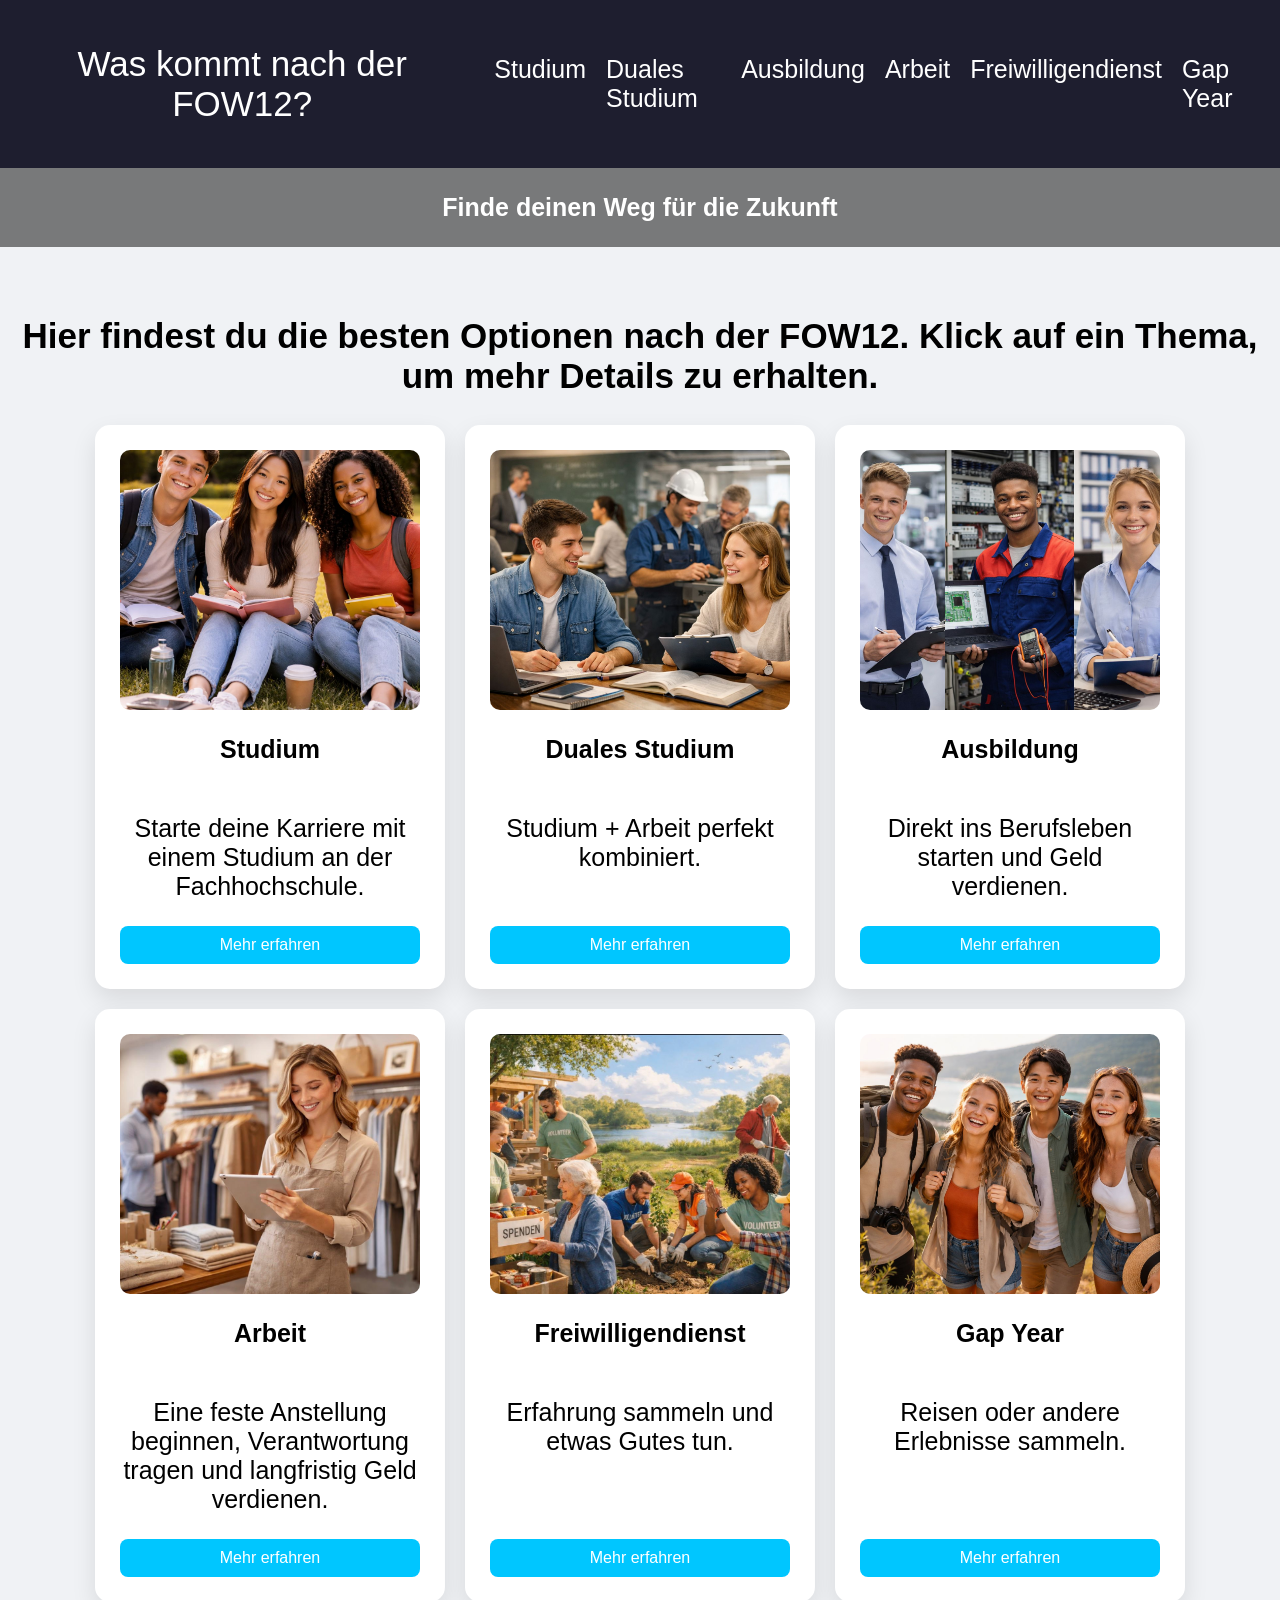
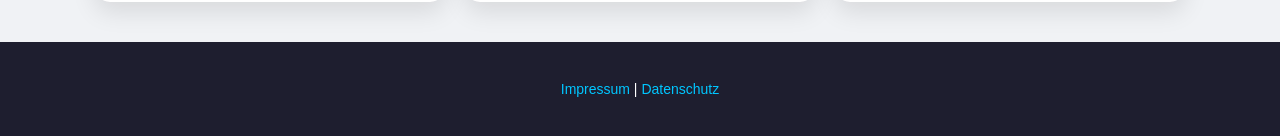
<file: index.html>
<!DOCTYPE html>
<html>
<head>
    <title>FOW12</title>
    <link rel="stylesheet" href="style.css">
</head>
<body>

<nav>
    <h1><a href="index.html">Was kommt nach der FOW12?</a></h1>
    <ul>
        <li><a href="studium.html">Studium</a></li>
        <li><a href="duales.html">Duales Studium</a></li>
        <li><a href="ausbildung.html">Ausbildung</a></li>
        <li><a href="arbeit.html">Arbeit</a></li>
        <li><a href="Freiwilligendienst.html">Freiwilligendienst</a></li>
        <li><a href="gapyear.html">Gap Year</a></li>
    </ul>
</nav>

<header>
    <div>
        <h1></h1>
        <h3><font-size: 70px;>Finde deinen Weg für die Zukunft</h3></font-size>
    </div>
</header>

<section>
    <h1>Hier findest du die besten Optionen nach der FOW12. Klick auf ein Thema, um mehr Details zu erhalten.</h1>

    <div class="cards">

        <div class="card">
            <img src="Studium.jpeg" alt="Studium">
            <h3>Studium</h3>
            <p class="text-card">Starte deine Karriere mit einem Studium an der Fachhochschule.</p>
            <a href="studium.html" class="btn">Mehr erfahren</a>
        </div>

        <div class="card">
            <img src="Duales_Studium.jpeg" alt="Duales Studium">
            <h3>Duales Studium</h3>
            <p class="text-card">Studium + Arbeit perfekt kombiniert.</p>
            <a href="duales.html" class="btn">Mehr erfahren</a>
        </div>
        
        <div class="card">
            <img src="Ausbildung.jpeg" alt="Ausbildung">
            <h3>Ausbildung</h3>
            <p class="text-card">Direkt ins Berufsleben starten und Geld verdienen.</p>
            <a href="ausbildung.html" class="btn">Mehr erfahren</a>
        </div>

        <div class="card">
            <img src="Arbeit.jpeg" alt="Arbeit">
            <h3>Arbeit</h3>
            <p class="text-card">Eine feste Anstellung beginnen, Verantwortung tragen und langfristig Geld verdienen.</p>
            <a href="arbeit.html" class="btn">Mehr erfahren</a>
        </div>

        <div class="card">
            <img src="Freiwilligendienst.jpeg" alt="Freiwilligendienst">
            <h3>Freiwilligendienst</h3>
            <p class="text-card">Erfahrung sammeln und etwas Gutes tun.</p>
            <a href="Freiwilligendienst.html" class="btn">Mehr erfahren</a>
        </div>

        <div class="card">
            <img src="GapYear.jpeg" alt="Gap Year">
            <h3>Gap Year</h3>
            <p class="text-card">Reisen oder andere Erlebnisse sammeln.</p>
            <a href="gapyear.html" class="btn">Mehr erfahren</a>
        </div>

        
    </div>
</section>

<footer>
    <p style="text-align: center; color: white; font-size: 14px;">
        <a href="impressum.html" style="color: #00c6ff; text-decoration: none;">Impressum</a> | 
        <a href="datenschutz.html" style="color: #00c6ff; text-decoration: none;">Datenschutz</a>
    </p>
</footer>

</body>
</html>
</file>
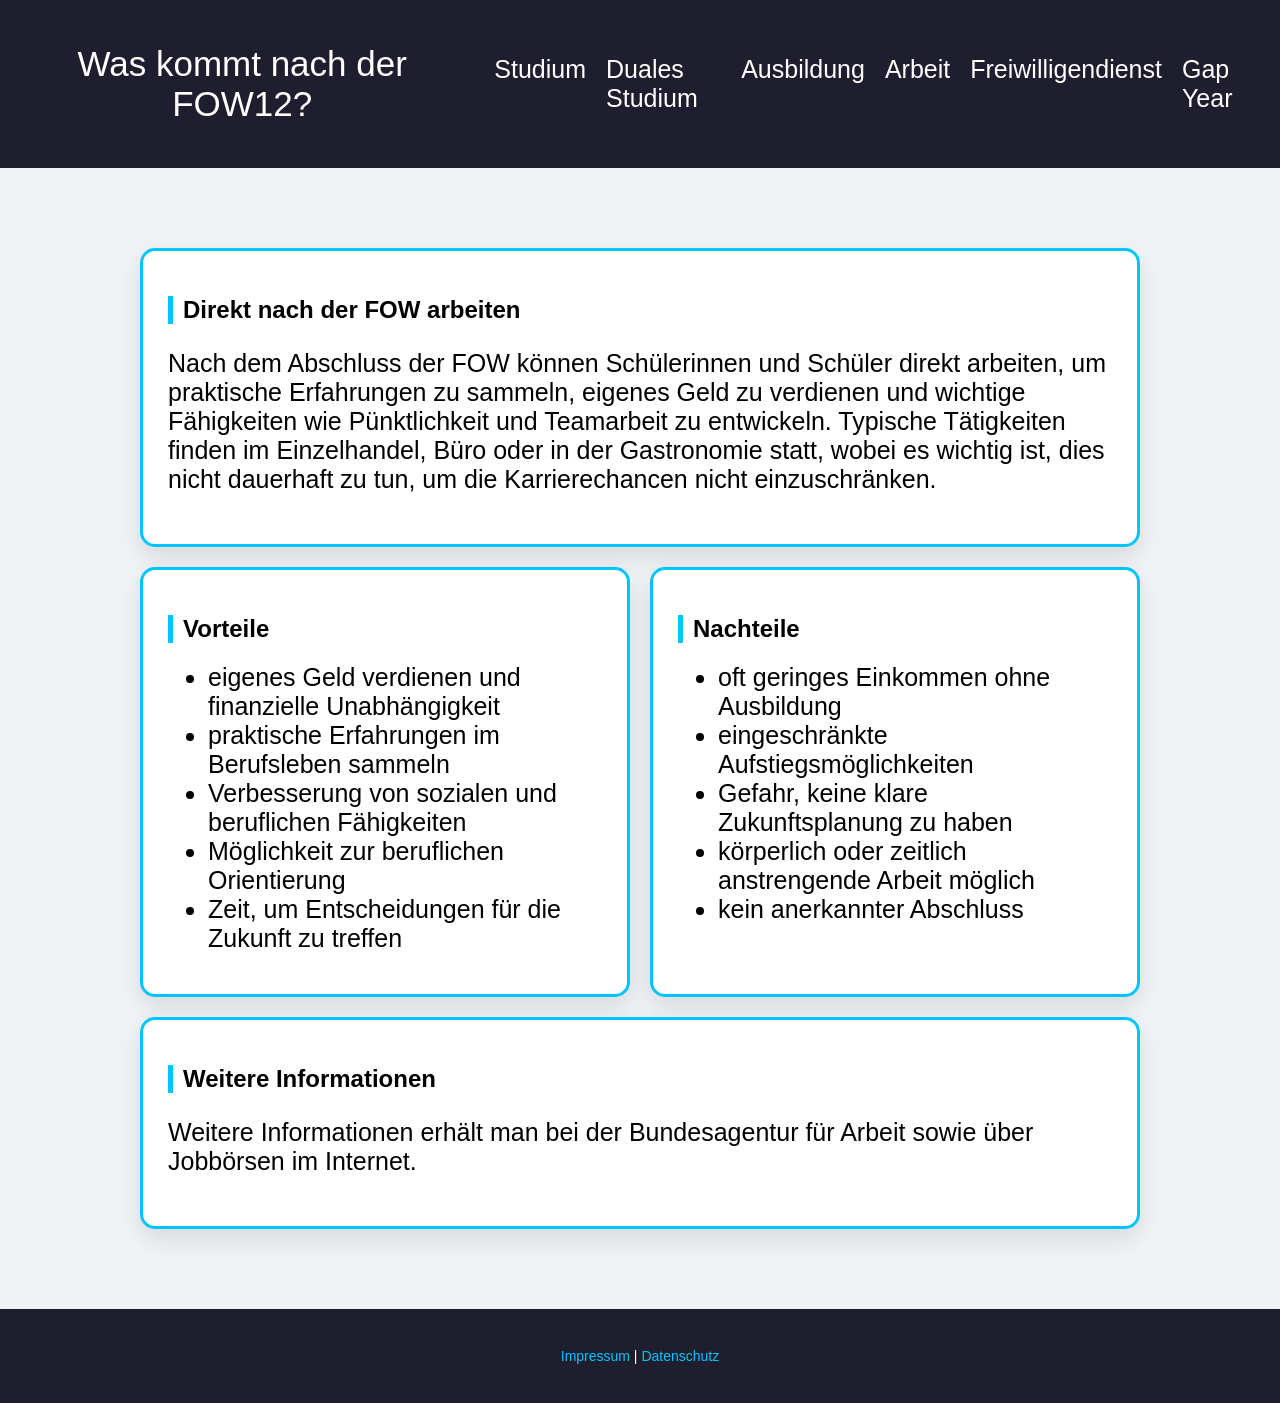
<file: arbeit.html>
<!DOCTYPE html>
<html>
<head>
    <title>FOW12</title>
    <link rel="stylesheet" href="style.css">
</head>
<body>

<nav>
    <h1><a href="index.html">Was kommt nach der FOW12?</a></h1>
    <ul>
        <li><a href="studium.html">Studium</a></li>
        <li><a href="duales.html">Duales Studium</a></li>
        <li><a href="ausbildung.html">Ausbildung</a></li>
        <li><a href="arbeit.html">Arbeit</a></li>
        <li><a href="Freiwilligendienst.html">Freiwilligendienst</a></li>
        <li><a href="gapyear.html">Gap Year</a></li>
    </ul>
</nav>

<section class="content">

    <div class="box">
    <h2>Direkt nach der FOW arbeiten</h2>
    <p>
        Nach dem Abschluss der FOW können Schülerinnen und Schüler direkt arbeiten, um praktische Erfahrungen zu sammeln, eigenes Geld zu verdienen und wichtige Fähigkeiten wie Pünktlichkeit und Teamarbeit zu entwickeln.
        Typische Tätigkeiten finden im Einzelhandel, Büro oder in der Gastronomie statt, wobei es wichtig ist, dies nicht dauerhaft zu tun, um die Karrierechancen nicht einzuschränken.
    </p>
    </div>

<div class="grid-2">
    <div class="box">
    <h2>Vorteile</h2>
    <ul>
        <li>eigenes Geld verdienen und finanzielle Unabhängigkeit</li>
        <li>praktische Erfahrungen im Berufsleben sammeln</li>
        <li>Verbesserung von sozialen und beruflichen Fähigkeiten</li>
        <li>Möglichkeit zur beruflichen Orientierung</li>
        <li>Zeit, um Entscheidungen für die Zukunft zu treffen</li>
    </ul>
    </div>

    <div class="box">
    <h2>Nachteile</h2>
    <ul>
        <li>oft geringes Einkommen ohne Ausbildung</li>
        <li>eingeschränkte Aufstiegsmöglichkeiten</li>
        <li>Gefahr, keine klare Zukunftsplanung zu haben</li>
        <li>körperlich oder zeitlich anstrengende Arbeit möglich</li>
        <li>kein anerkannter Abschluss</li>
    </ul>
    </div>
</div>

    <div class="box">
    <h2>Weitere Informationen</h2>
    <p>
        Weitere Informationen erhält man bei der Bundesagentur für Arbeit sowie über Jobbörsen im Internet.
    </p>
    </div>

</section>

<footer>
    <p style="text-align: center; color: white; font-size: 14px;">
        <a href="impressum.html" style="color: #00c6ff; text-decoration: none;">Impressum</a> | 
        <a href="datenschutz.html" style="color: #00c6ff; text-decoration: none;">Datenschutz</a>
    </p>
</footer>

</body>
</html>
</file>
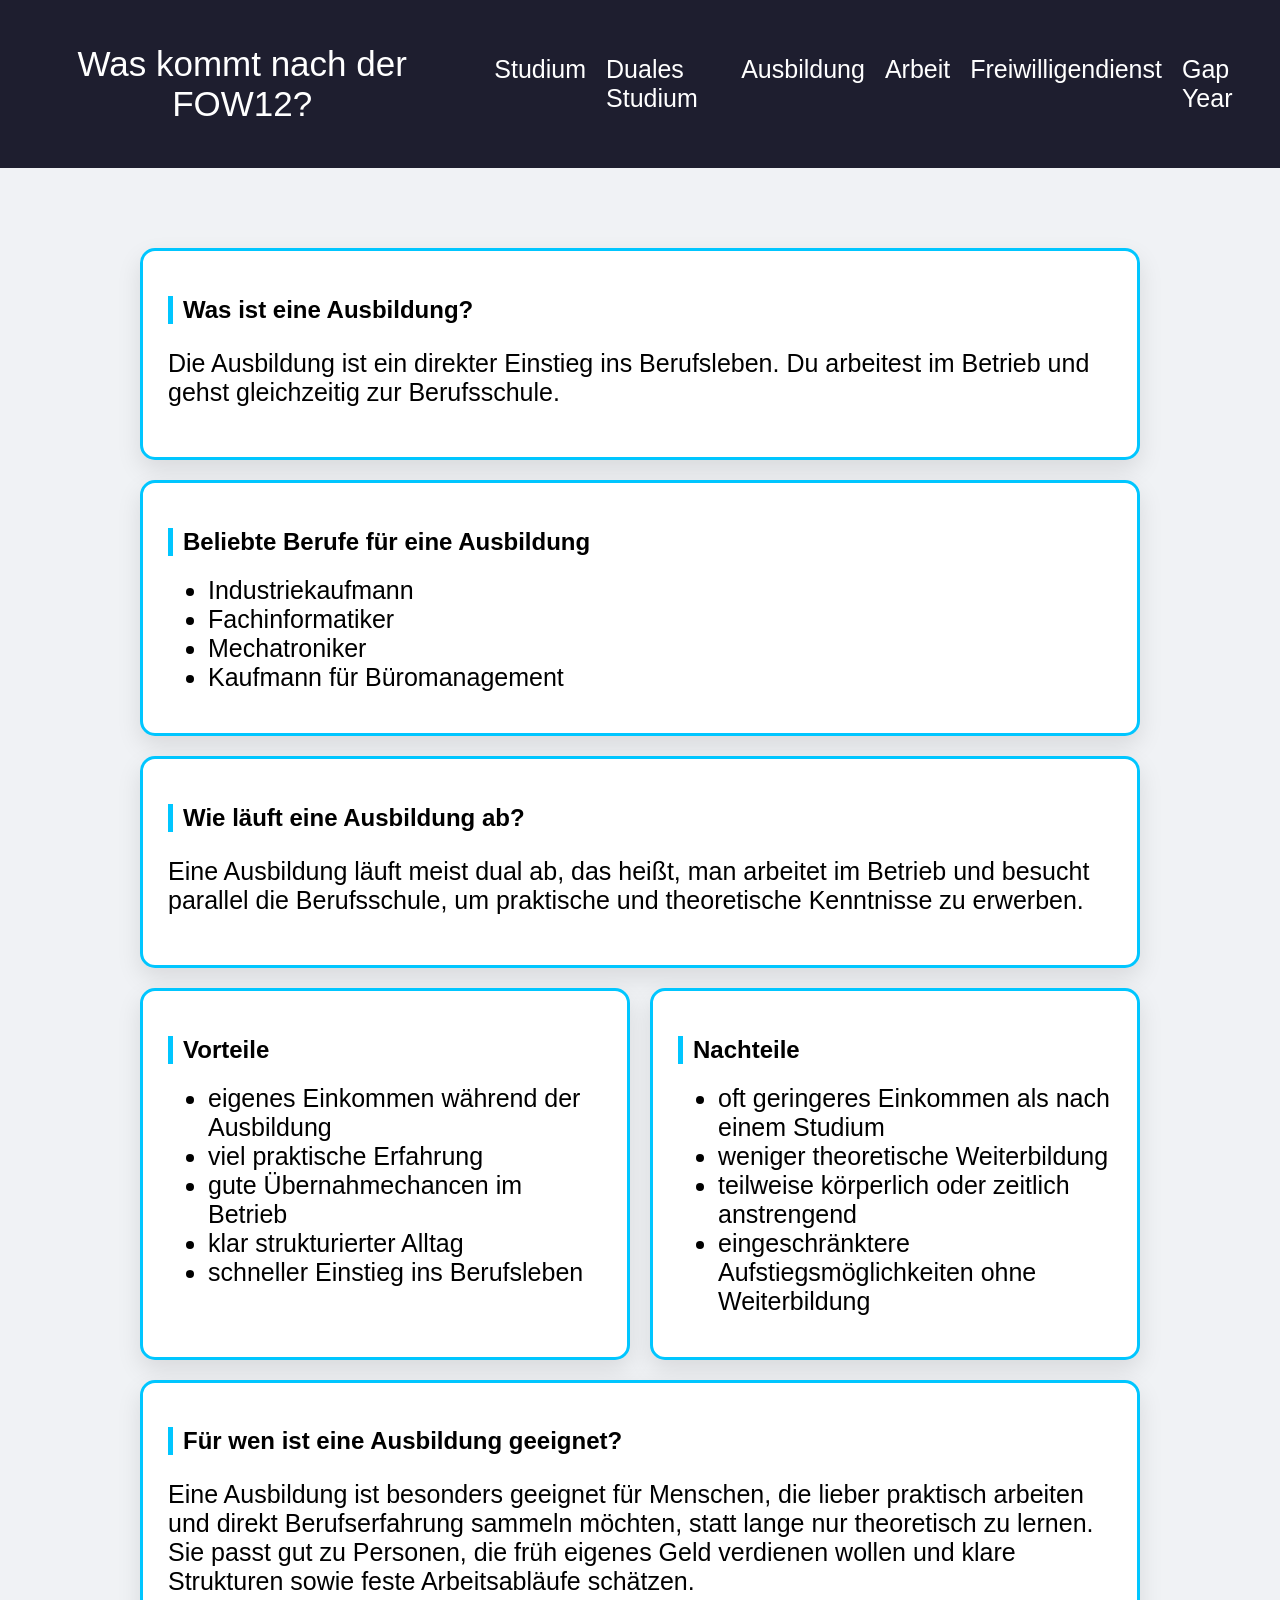
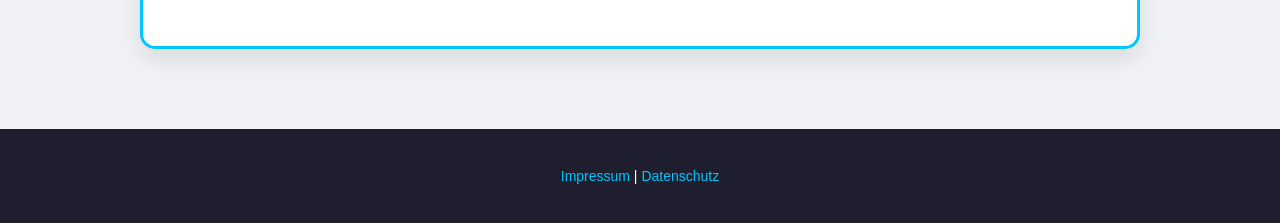
<file: ausbildung.html>
<!DOCTYPE html>
<html>
<head>
    <title>FOW12</title>
    <link rel="stylesheet" href="style.css">
</head>
<body>

<nav>
    <h1><a href="index.html">Was kommt nach der FOW12?</a></h1>
    <ul>
        <li><a href="studium.html">Studium</a></li>
        <li><a href="duales.html">Duales Studium</a></li>
        <li><a href="ausbildung.html">Ausbildung</a></li>
        <li><a href="arbeit.html">Arbeit</a></li>
        <li><a href="Freiwilligendienst.html">Freiwilligendienst</a></li>
        <li><a href="gapyear.html">Gap Year</a></li>
    </ul>
</nav>



<section class="content">

    <div class="box">
    <h2>Was ist eine Ausbildung?</h2>
    <p>
        Die Ausbildung ist ein direkter Einstieg ins Berufsleben. 
        Du arbeitest im Betrieb und gehst gleichzeitig zur Berufsschule.
    </p>
    </div>

    <div class="box">
    <h2>Beliebte Berufe für eine Ausbildung</h2>
    <ul>
        <li>Industriekaufmann</li>
        <li>Fachinformatiker</li>
        <li>Mechatroniker</li>
        <li>Kaufmann für Büromanagement</li>
    </ul>
    </div>

    <div class="box">
    <h2>Wie läuft eine Ausbildung ab?</h2>
    <p>Eine Ausbildung läuft meist dual ab, das heißt, man arbeitet im Betrieb und besucht parallel die Berufsschule, um praktische und theoretische Kenntnisse zu erwerben.</p>
    </div>

<div class="grid-2">
    <div class="box">
    <h2>Vorteile</h2>
    <ul>
        <li>eigenes Einkommen während der Ausbildung</li>
        <li>viel praktische Erfahrung</li>
        <li>gute Übernahmechancen im Betrieb</li>
        <li>klar strukturierter Alltag</li>
        <li>schneller Einstieg ins Berufsleben</li>
    </ul>
    </div>

    <div class="box">
    <h2>Nachteile</h2>
    <ul>
        <li>oft geringeres Einkommen als nach einem Studium</li>
        <li>weniger theoretische Weiterbildung</li>
        <li>teilweise körperlich oder zeitlich anstrengend</li>
        <li>eingeschränktere Aufstiegsmöglichkeiten ohne Weiterbildung</li>
    </ul>
    </div>
</div>

    <div class="box">
    <h2>Für wen ist eine Ausbildung geeignet?</h2>
    <p>
        Eine Ausbildung ist besonders geeignet für Menschen, die lieber praktisch arbeiten und direkt Berufserfahrung sammeln möchten, 
        statt lange nur theoretisch zu lernen. Sie passt gut zu Personen, die früh eigenes Geld verdienen wollen und klare Strukturen sowie feste Arbeitsabläufe schätzen.
    </p>
    </div> 

</section>

<footer>
    <p style="text-align: center; color: white; font-size: 14px;">
        <a href="impressum.html" style="color: #00c6ff; text-decoration: none;">Impressum</a> | 
        <a href="datenschutz.html" style="color: #00c6ff; text-decoration: none;">Datenschutz</a>
    </p>
</footer>

</body>
</html>
</file>
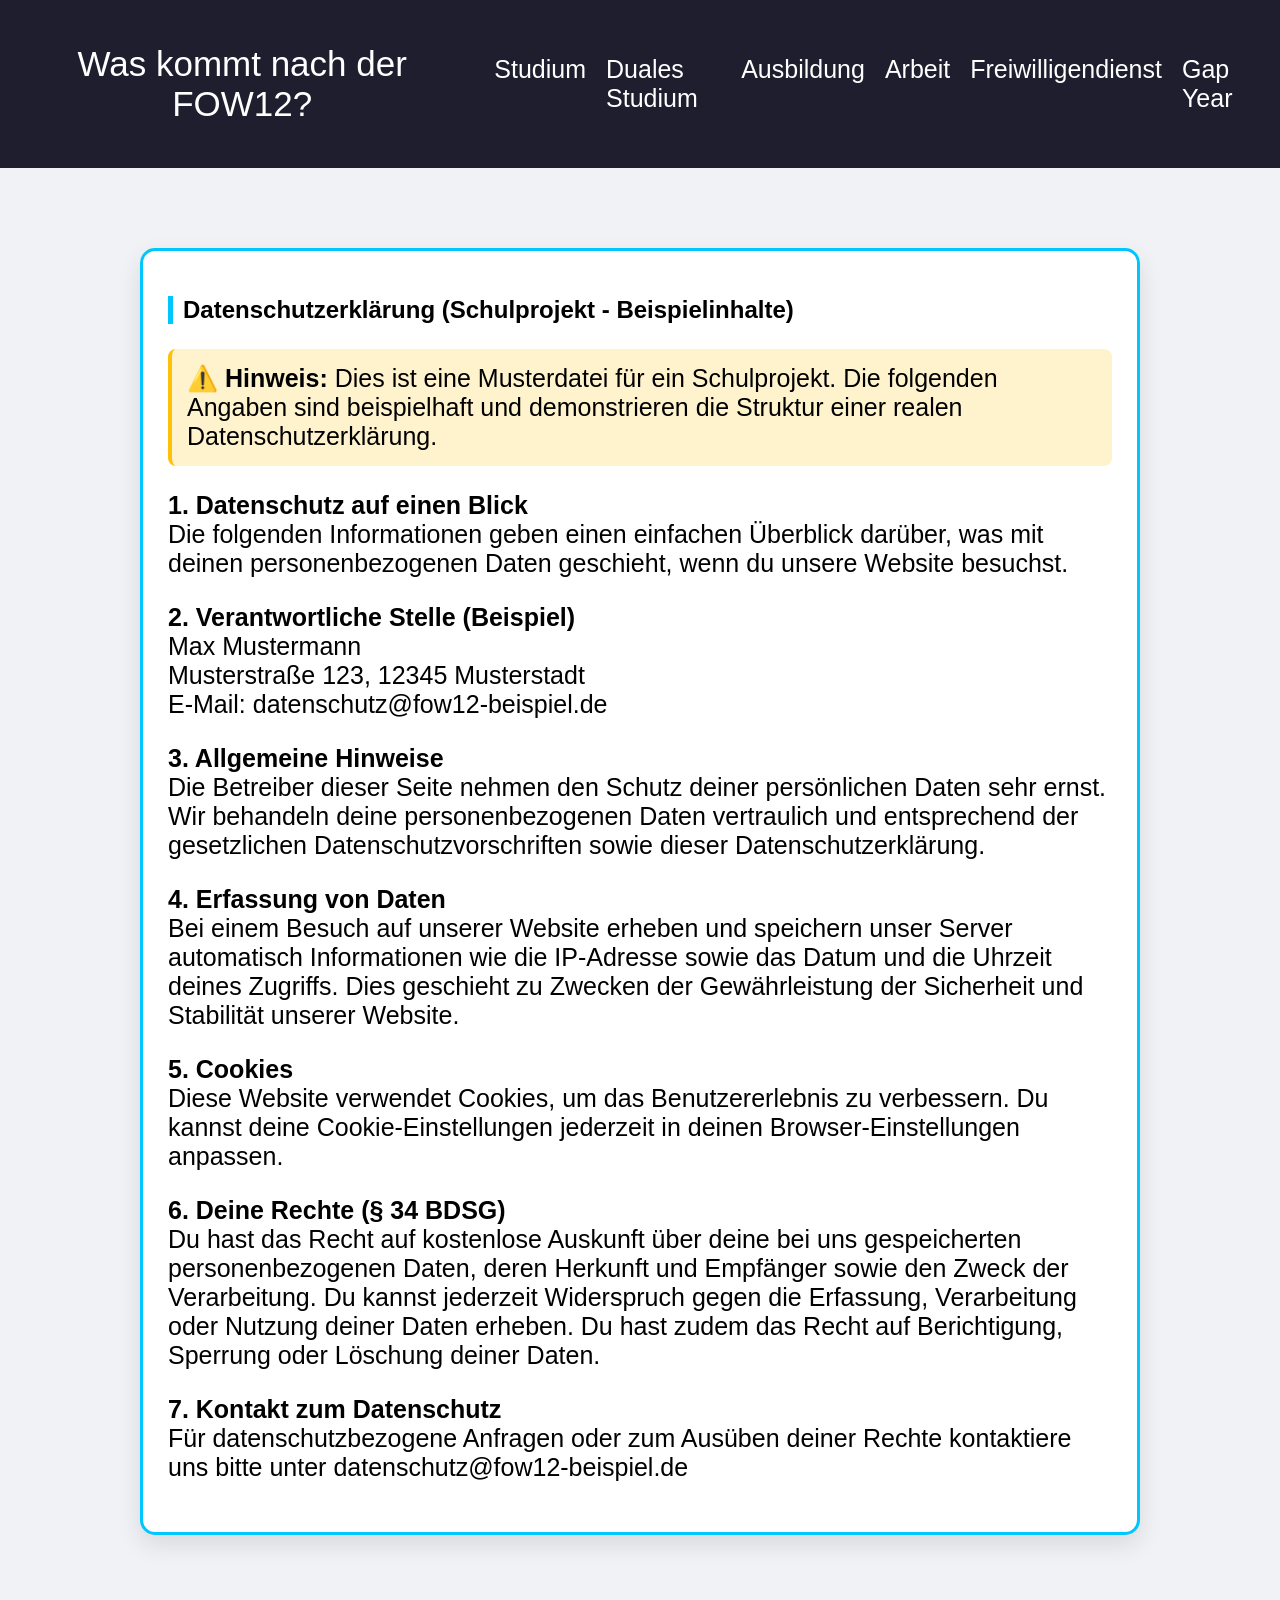
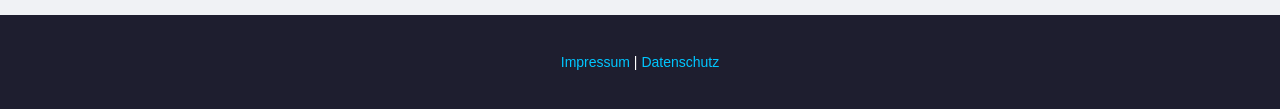
<file: datenschutz.html>
<!DOCTYPE html>
<html>
<head>
    <title>Datenschutz - FOW12</title>
    <link rel="stylesheet" href="style.css">
</head>
<body>

<nav>
    <h1><a href="index.html">Was kommt nach der FOW12?</a></h1>
    <ul>
        <li><a href="studium.html">Studium</a></li>
        <li><a href="duales.html">Duales Studium</a></li>
        <li><a href="ausbildung.html">Ausbildung</a></li>
        <li><a href="arbeit.html">Arbeit</a></li>
        <li><a href="Freiwilligendienst.html">Freiwilligendienst</a></li>
        <li><a href="gapyear.html">Gap Year</a></li>
    </ul>
</nav>

<header>
</header>

<section class="content">
    <div class="box">
        <h2>Datenschutzerklärung (Schulprojekt - Beispielinhalte)</h2>
        <p style="background: #fff3cd; padding: 15px; border-radius: 8px; border-left: 4px solid #ffc107; margin-bottom: 20px;">
            <strong>⚠️ Hinweis:</strong> Dies ist eine Musterdatei für ein Schulprojekt. Die folgenden Angaben sind beispielhaft und demonstrieren die Struktur einer realen Datenschutzerklärung.
        </p>
        <p>
            <strong>1. Datenschutz auf einen Blick</strong><br>
            Die folgenden Informationen geben einen einfachen Überblick darüber, 
            was mit deinen personenbezogenen Daten geschieht, wenn du unsere Website besuchst.
        </p>
        <p>
            <strong>2. Verantwortliche Stelle (Beispiel)</strong><br>
            Max Mustermann<br>
            Musterstraße 123, 12345 Musterstadt<br>
            E-Mail: datenschutz@fow12-beispiel.de
        </p>
        <p>
            <strong>3. Allgemeine Hinweise</strong><br>
            Die Betreiber dieser Seite nehmen den Schutz deiner persönlichen Daten sehr ernst. 
            Wir behandeln deine personenbezogenen Daten vertraulich und entsprechend der 
            gesetzlichen Datenschutzvorschriften sowie dieser Datenschutzerklärung.
        </p>
        <p>
            <strong>4. Erfassung von Daten</strong><br>
            Bei einem Besuch auf unserer Website erheben und speichern unser Server automatisch 
            Informationen wie die IP-Adresse sowie das Datum und die Uhrzeit deines Zugriffs. 
            Dies geschieht zu Zwecken der Gewährleistung der Sicherheit und Stabilität unserer Website.
        </p>
        <p>
            <strong>5. Cookies</strong><br>
            Diese Website verwendet Cookies, um das Benutzererlebnis zu verbessern. 
            Du kannst deine Cookie-Einstellungen jederzeit in deinen Browser-Einstellungen anpassen.
        </p>
        <p>
            <strong>6. Deine Rechte (§ 34 BDSG)</strong><br>
            Du hast das Recht auf kostenlose Auskunft über deine bei uns gespeicherten personenbezogenen Daten, 
            deren Herkunft und Empfänger sowie den Zweck der Verarbeitung. Du kannst jederzeit Widerspruch 
            gegen die Erfassung, Verarbeitung oder Nutzung deiner Daten erheben. Du hast zudem das Recht auf 
            Berichtigung, Sperrung oder Löschung deiner Daten.
        </p>
        <p>
            <strong>7. Kontakt zum Datenschutz</strong><br>
            Für datenschutzbezogene Anfragen oder zum Ausüben deiner Rechte kontaktiere uns bitte 
            unter datenschutz@fow12-beispiel.de
        </p>
    </div>
</section>

<footer>
    <p style="text-align: center; color: white; font-size: 14px;">
        <a href="impressum.html" style="color: #00c6ff; text-decoration: none;">Impressum</a> | 
        <a href="datenschutz.html" style="color: #00c6ff; text-decoration: none;">Datenschutz</a>
    </p>
</footer>

</body>
</html>
</file>
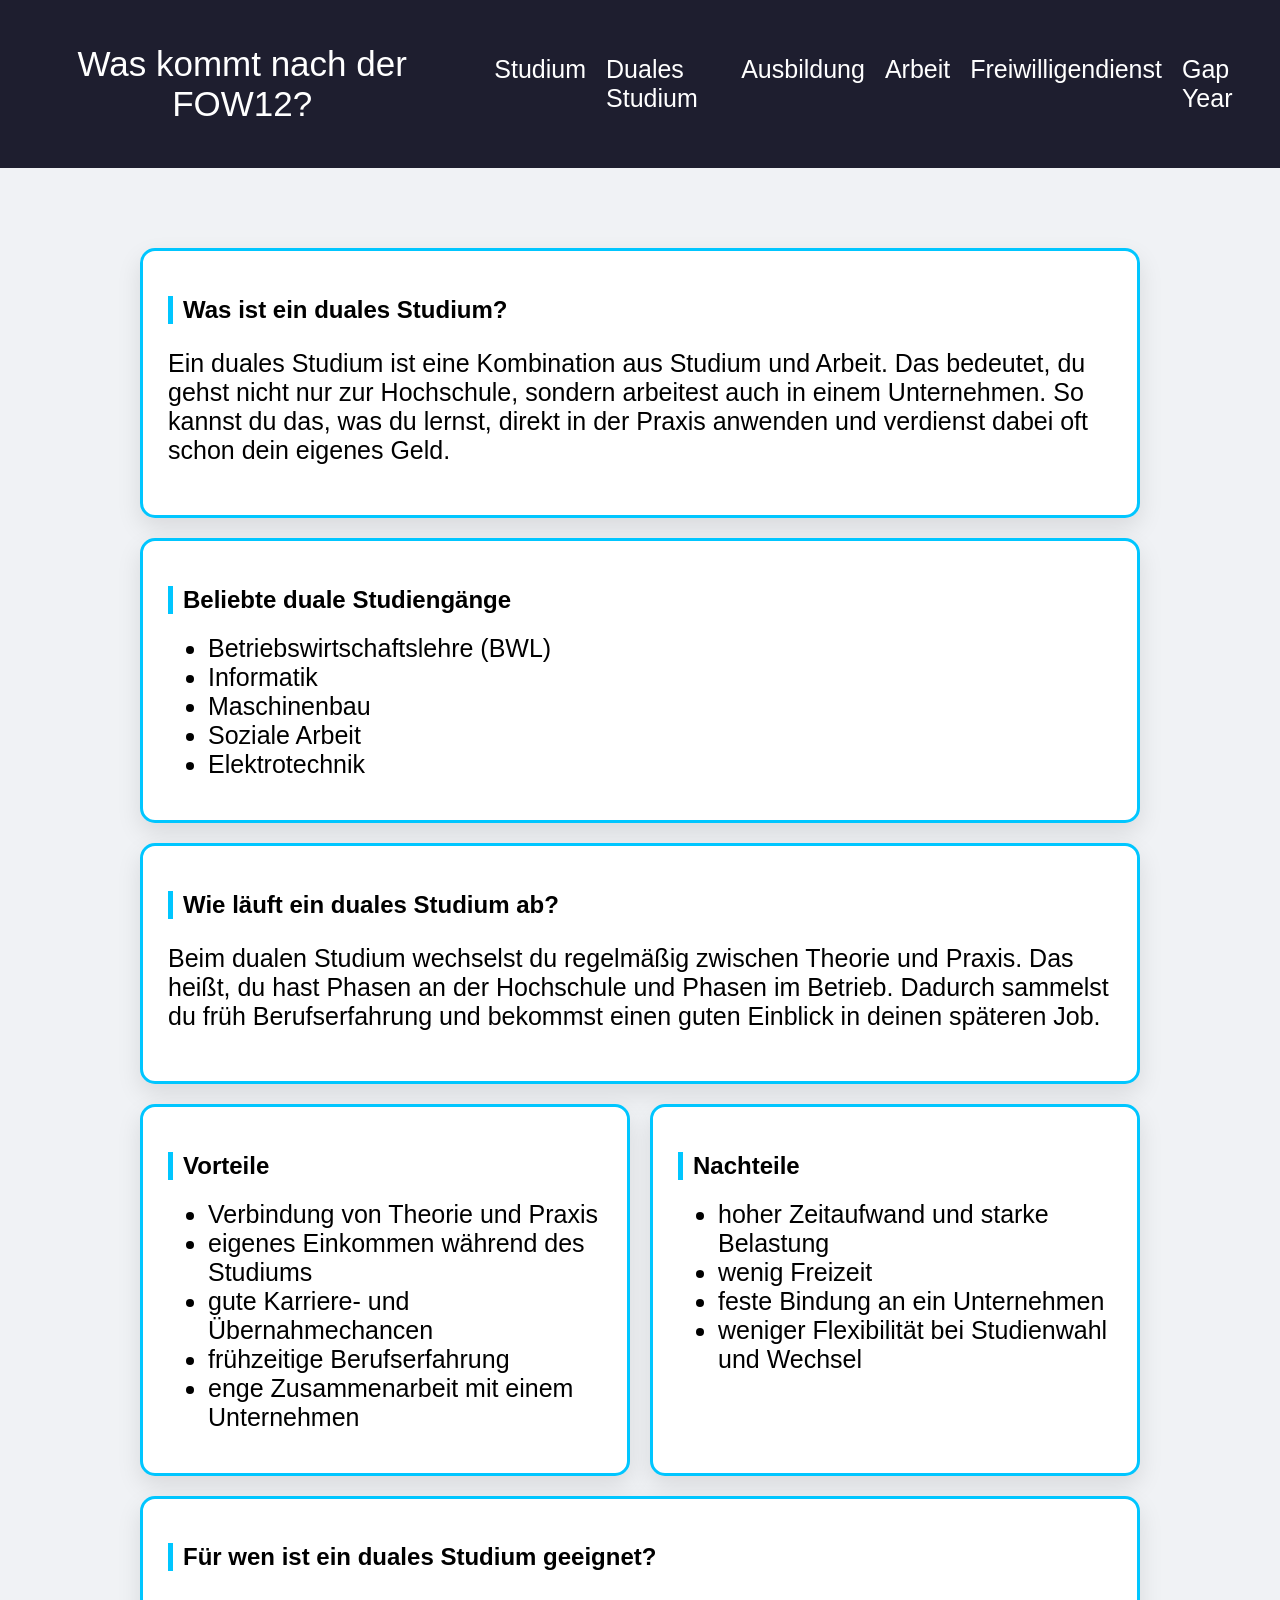
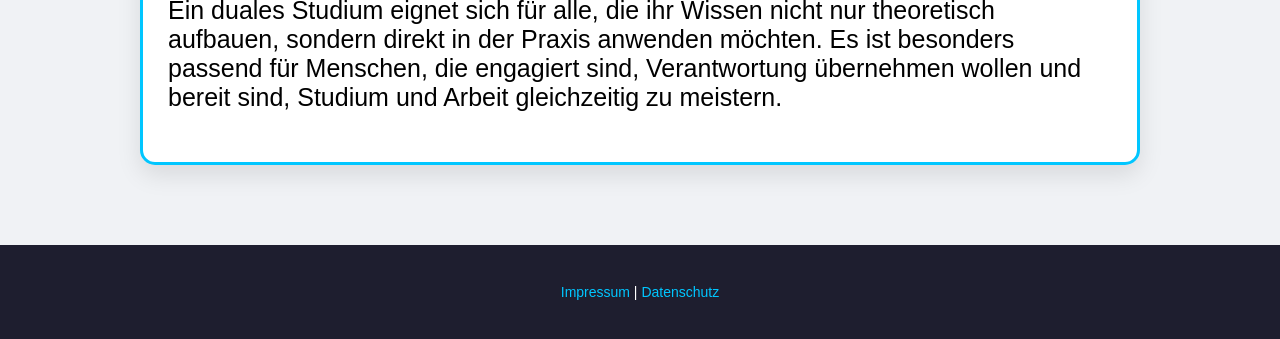
<file: duales.html>
<!DOCTYPE html>
<html>
<head>
    <title>FOW12</title>
    <link rel="stylesheet" href="style.css">
</head>
<body>

<nav>
    <h1><a href="index.html">Was kommt nach der FOW12?</a></h1>
    <ul>
        <li><a href="studium.html">Studium</a></li>
        <li><a href="duales.html">Duales Studium</a></li>
        <li><a href="ausbildung.html">Ausbildung</a></li>
        <li><a href="arbeit.html">Arbeit</a></li>
        <li><a href="Freiwilligendienst.html">Freiwilligendienst</a></li>
        <li><a href="gapyear.html">Gap Year</a></li>
    </ul>
</nav>



<section class="content">
    <div class="box">
    <h2>Was ist ein duales Studium?</h2>
    <p>
        Ein duales Studium ist eine Kombination aus Studium und Arbeit.
        Das bedeutet, du gehst nicht nur zur Hochschule, sondern arbeitest auch in einem Unternehmen. 
        So kannst du das, was du lernst, direkt in der Praxis anwenden und verdienst dabei oft schon dein eigenes Geld.
    </p>
    </div>

    <div class="box">
    <h2>Beliebte duale Studiengänge</h2>
    <ul>
        <li>Betriebswirtschaftslehre (BWL)</li>
        <li>Informatik</li>
        <li>Maschinenbau</li>
        <li>Soziale Arbeit</li>
        <li>Elektrotechnik</li>
    </ul>
    </div>

    <div class="box">
    <h2>Wie läuft ein duales Studium ab?</h2>
    <p>Beim dualen Studium wechselst du regelmäßig zwischen Theorie und Praxis.
        Das heißt, du hast Phasen an der Hochschule und Phasen im Betrieb. 
        Dadurch sammelst du früh Berufserfahrung und bekommst einen guten Einblick in deinen späteren Job.</p>
    </div>

<div class="grid-2">
    <div class="box">
    <h2>Vorteile</h2>
    <ul>
        <li>Verbindung von Theorie und Praxis</li>
        <li>eigenes Einkommen während des Studiums</li>
        <li>gute Karriere- und Übernahmechancen</li>
        <li>frühzeitige Berufserfahrung</li>
        <li>enge Zusammenarbeit mit einem Unternehmen</li>
    </ul>
    </div>

    <div class="box">
    <h2>Nachteile</h2>
    <ul>
        <li>hoher Zeitaufwand und starke Belastung</li>
        <li>wenig Freizeit</li>
        <li>feste Bindung an ein Unternehmen</li>
        <li>weniger Flexibilität bei Studienwahl und Wechsel</li>

        
    </ul>
    </div>
</div>

 <div class="box">
    <h2>Für wen ist ein duales Studium geeignet?</h2>
    <p>
        Ein duales Studium eignet sich für alle, die ihr Wissen nicht nur theoretisch aufbauen, sondern direkt in der Praxis anwenden möchten.
        Es ist besonders passend für Menschen, die engagiert sind, Verantwortung übernehmen wollen und bereit sind, Studium und Arbeit gleichzeitig zu meistern.
    </p>
    </div>

</section>

<footer>
    <p style="text-align: center; color: white; font-size: 14px;">
        <a href="impressum.html" style="color: #00c6ff; text-decoration: none;">Impressum</a> | 
        <a href="datenschutz.html" style="color: #00c6ff; text-decoration: none;">Datenschutz</a>
    </p>
</footer>

</body>
</html>
</file>
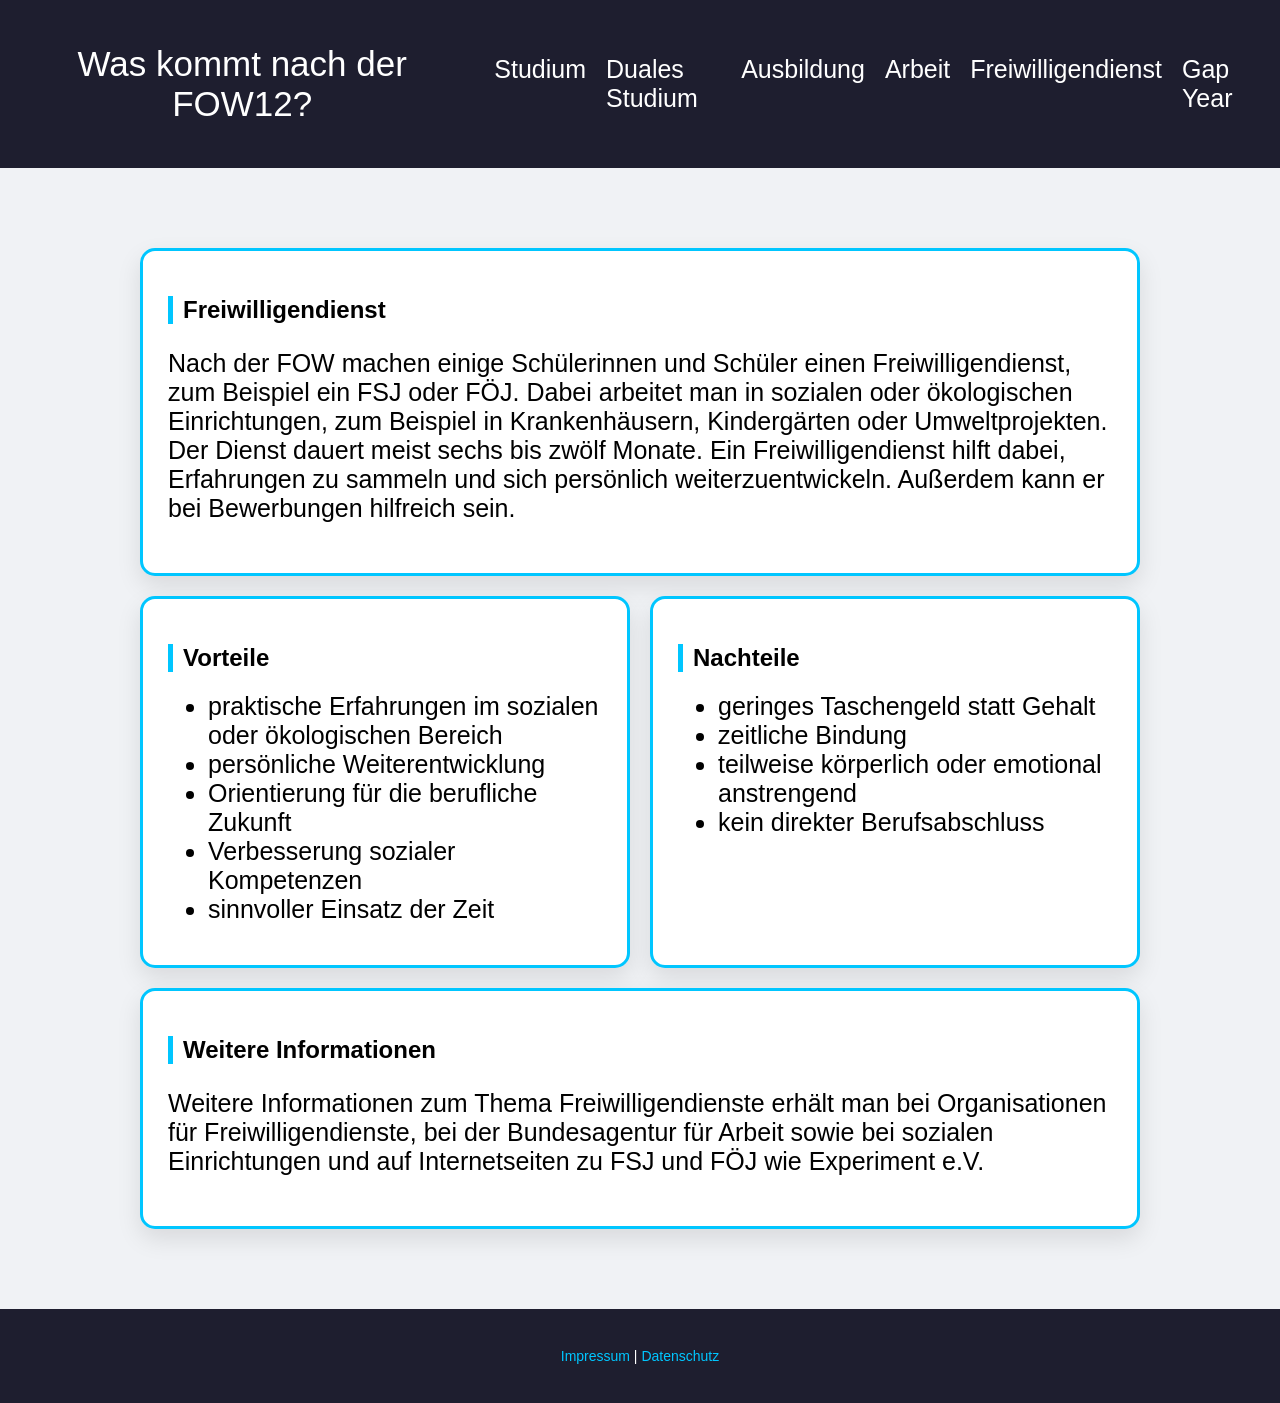
<file: Freiwilligendienst.html>
<!DOCTYPE html>
<html>
<head>
    <title>FOW12</title>
    <link rel="stylesheet" href="style.css">
</head>
<body>

<nav>
    <h1><a href="index.html">Was kommt nach der FOW12?</a></h1>
    <ul>
        <li><a href="studium.html">Studium</a></li>
        <li><a href="duales.html">Duales Studium</a></li>
        <li><a href="ausbildung.html">Ausbildung</a></li>
        <li><a href="arbeit.html">Arbeit</a></li>
        <li><a href="Freiwilligendienst.html">Freiwilligendienst</a></li>
        <li><a href="gapyear.html">Gap Year</a></li>
    </ul>
</nav>

<header>
    
</header>

<section class="content">

    <div class="box">
    <h2>Freiwilligendienst</h2>
    <p>
        Nach der FOW machen einige Schülerinnen und Schüler einen Freiwilligendienst, zum Beispiel ein FSJ oder FÖJ.
        Dabei arbeitet man in sozialen oder ökologischen Einrichtungen, zum Beispiel in Krankenhäusern, Kindergärten oder Umweltprojekten. Der Dienst dauert meist sechs bis zwölf Monate.
        Ein Freiwilligendienst hilft dabei, Erfahrungen zu sammeln und sich persönlich weiterzuentwickeln. Außerdem kann er bei Bewerbungen hilfreich sein.
    </p>
    </div>

<div class="grid-2">
    <div class="box">
    <h2>Vorteile</h2>
    <ul>
        <li>praktische Erfahrungen im sozialen oder ökologischen Bereich</li>
        <li>persönliche Weiterentwicklung</li>
        <li>Orientierung für die berufliche Zukunft</li>
        <li>Verbesserung sozialer Kompetenzen</li>
        <li>sinnvoller Einsatz der Zeit</li>
    </ul>
    </div>

    <div class="box">
    <h2>Nachteile</h2>
    <ul>
        <li>geringes Taschengeld statt Gehalt</li>
        <li>zeitliche Bindung</li>
        <li>teilweise körperlich oder emotional anstrengend</li>
        <li>kein direkter Berufsabschluss</li>
    </ul>
    </div>
</div>

    <div class="box">
    <h2>Weitere Informationen</h2>
    <p>
        Weitere Informationen zum Thema Freiwilligendienste erhält man bei Organisationen für Freiwilligendienste, 
        bei der Bundesagentur für Arbeit sowie bei sozialen Einrichtungen und auf Internetseiten zu FSJ und FÖJ wie Experiment e.V.
    </p>
    </div>

</section>

<footer>
    <p style="text-align: center; color: white; font-size: 14px;">
        <a href="impressum.html" style="color: #00c6ff; text-decoration: none;">Impressum</a> | 
        <a href="datenschutz.html" style="color: #00c6ff; text-decoration: none;">Datenschutz</a>
    </p>
</footer>

</body>
</html>
</file>
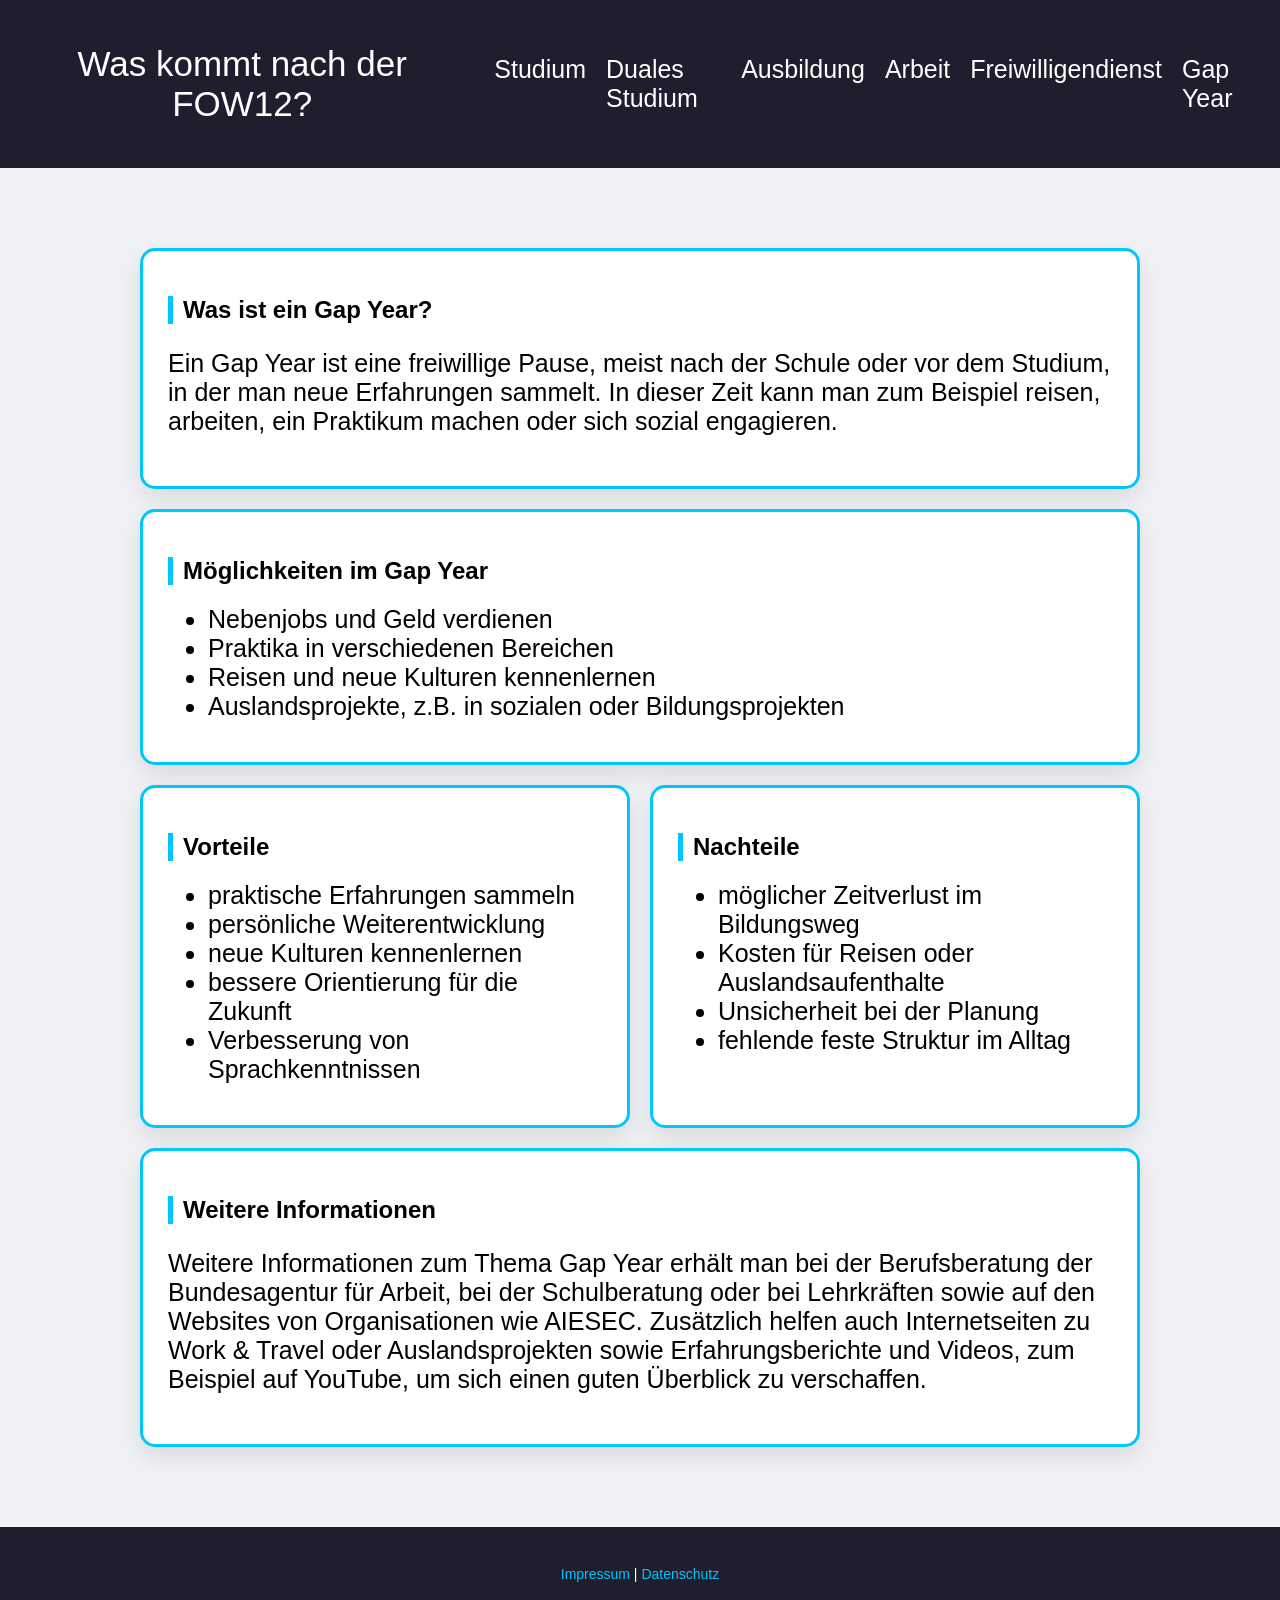
<file: gapyear.html>
<!DOCTYPE html>
<html>
<head>
    <title>FOW12</title>
    <link rel="stylesheet" href="style.css">
</head>
<body>

<nav>
    <h1><a href="index.html">Was kommt nach der FOW12?</a></h1>
    <ul>
        <li><a href="studium.html">Studium</a></li>
        <li><a href="duales.html">Duales Studium</a></li>
        <li><a href="ausbildung.html">Ausbildung</a></li>
        <li><a href="arbeit.html">Arbeit</a></li>
        <li><a href="Freiwilligendienst.html">Freiwilligendienst</a></li>
        <li><a href="gapyear.html">Gap Year</a></li>
    </ul>
</nav>

<header>
    
</header>

<section class="content">

    <div class="box">
    <h2>Was ist ein Gap Year?</h2>
    <p>
        Ein Gap Year ist eine freiwillige Pause, meist nach der Schule oder vor dem Studium, in der man neue Erfahrungen sammelt. 
        In dieser Zeit kann man zum Beispiel reisen, arbeiten, ein Praktikum machen oder sich sozial engagieren.
    </p>
    </div>

    <div class="box">
    <h2>Möglichkeiten im Gap Year</h2>
    <ul>
        <li>Nebenjobs und Geld verdienen</li>
        <li>Praktika in verschiedenen Bereichen</li>
        <li>Reisen und neue Kulturen kennenlernen</li>
        <li>Auslandsprojekte, z.B. in sozialen oder Bildungsprojekten</li>
    </ul>
    </div>

    <div class="grid-2">
    <div class="box">
    <h2>Vorteile</h2>
    <ul>
        <li>praktische Erfahrungen sammeln</li>
        <li>persönliche Weiterentwicklung</li>
        <li>neue Kulturen kennenlernen</li>
        <li>bessere Orientierung für die Zukunft</li>
        <li>Verbesserung von Sprachkenntnissen</li>
    </ul>
    </div>
    <div class="box">
    <h2>Nachteile</h2>
    <ul>
        <li>möglicher Zeitverlust im Bildungsweg</li>
        <li>Kosten für Reisen oder Auslandsaufenthalte</li>
        <li>Unsicherheit bei der Planung</li>
        <li>fehlende feste Struktur im Alltag</li>
    </ul>
    </div>
</div>

    <div class="box">
    <h2>Weitere Informationen</h2>
    <p>
        Weitere Informationen zum Thema Gap Year erhält man bei der Berufsberatung der Bundesagentur für Arbeit, bei der Schulberatung oder bei Lehrkräften sowie auf den Websites von Organisationen wie AIESEC. 
        Zusätzlich helfen auch Internetseiten zu Work & Travel oder Auslandsprojekten sowie Erfahrungsberichte und Videos, zum Beispiel auf YouTube, um sich einen guten Überblick zu verschaffen.
    </p>

</section>

<footer>
    <p style="text-align: center; color: white; font-size: 14px;">
        <a href="impressum.html" style="color: #00c6ff; text-decoration: none;">Impressum</a> | 
        <a href="datenschutz.html" style="color: #00c6ff; text-decoration: none;">Datenschutz</a>
    </p>
</footer>

</body>
</html>
</file>
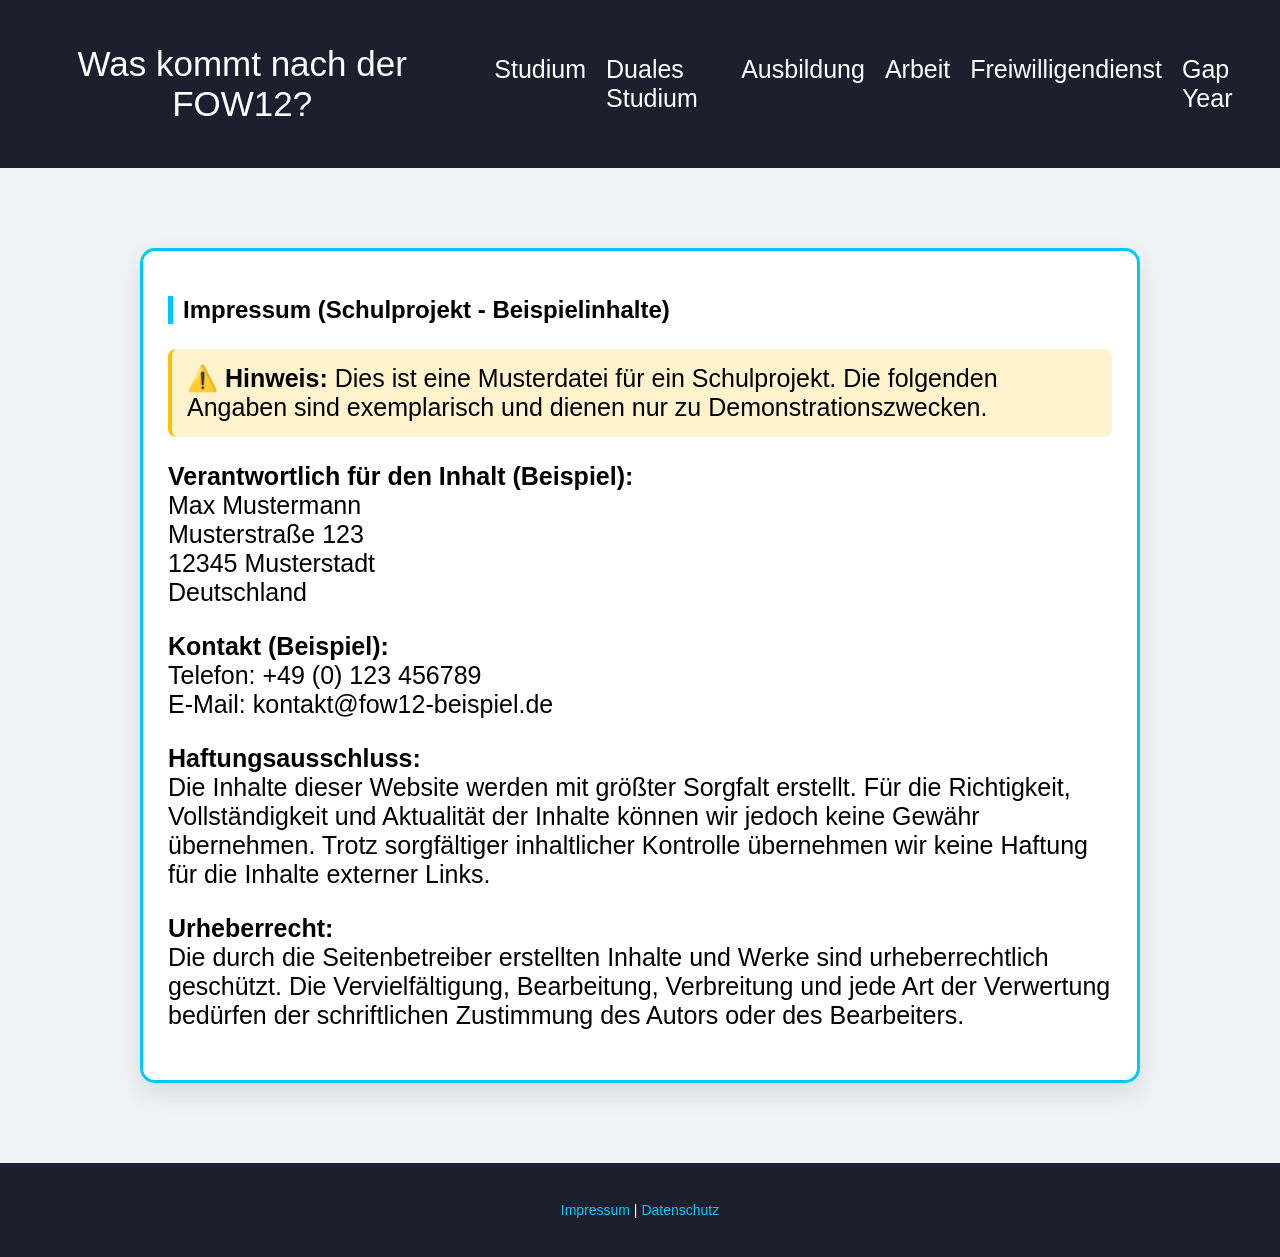
<file: impressum.html>
<!DOCTYPE html>
<html>
<head>
    <title>Impressum - FOW12</title>
    <link rel="stylesheet" href="style.css">
</head>
<body>

<nav>
    <h1><a href="index.html">Was kommt nach der FOW12?</a></h1>
    <ul>
        <li><a href="studium.html">Studium</a></li>
        <li><a href="duales.html">Duales Studium</a></li>
        <li><a href="ausbildung.html">Ausbildung</a></li>
        <li><a href="arbeit.html">Arbeit</a></li>
        <li><a href="Freiwilligendienst.html">Freiwilligendienst</a></li>
        <li><a href="gapyear.html">Gap Year</a></li>
    </ul>
</nav>

<header>
</header>

<section class="content">
    <div class="box">
        <h2>Impressum (Schulprojekt - Beispielinhalte)</h2>
        <p style="background: #fff3cd; padding: 15px; border-radius: 8px; border-left: 4px solid #ffc107; margin-bottom: 20px;">
            <strong>⚠️ Hinweis:</strong> Dies ist eine Musterdatei für ein Schulprojekt. Die folgenden Angaben sind exemplarisch und dienen nur zu Demonstrationszwecken.
        </p>
        <p>
            <strong>Verantwortlich für den Inhalt (Beispiel):</strong><br>
            Max Mustermann<br>
            Musterstraße 123<br>
            12345 Musterstadt<br>
            Deutschland
        </p>
        <p>
            <strong>Kontakt (Beispiel):</strong><br>
            Telefon: +49 (0) 123 456789<br>
            E-Mail: kontakt@fow12-beispiel.de
        </p>
        <p>
            <strong>Haftungsausschluss:</strong><br>
            Die Inhalte dieser Website werden mit größter Sorgfalt erstellt. 
            Für die Richtigkeit, Vollständigkeit und Aktualität der Inhalte 
            können wir jedoch keine Gewähr übernehmen. Trotz sorgfältiger inhaltlicher Kontrolle 
            übernehmen wir keine Haftung für die Inhalte externer Links.
        </p>
        <p>
            <strong>Urheberrecht:</strong><br>
            Die durch die Seitenbetreiber erstellten Inhalte und Werke sind urheberrechtlich geschützt. 
            Die Vervielfältigung, Bearbeitung, Verbreitung und jede Art der Verwertung bedürfen 
            der schriftlichen Zustimmung des Autors oder des Bearbeiters.
        </p>
    </div>
</section>

<footer>
    <p style="text-align: center; color: white; font-size: 14px;">
        <a href="impressum.html" style="color: #00c6ff; text-decoration: none;">Impressum</a> | 
        <a href="datenschutz.html" style="color: #00c6ff; text-decoration: none;">Datenschutz</a>
    </p>
</footer>

</body>
</html>
</file>
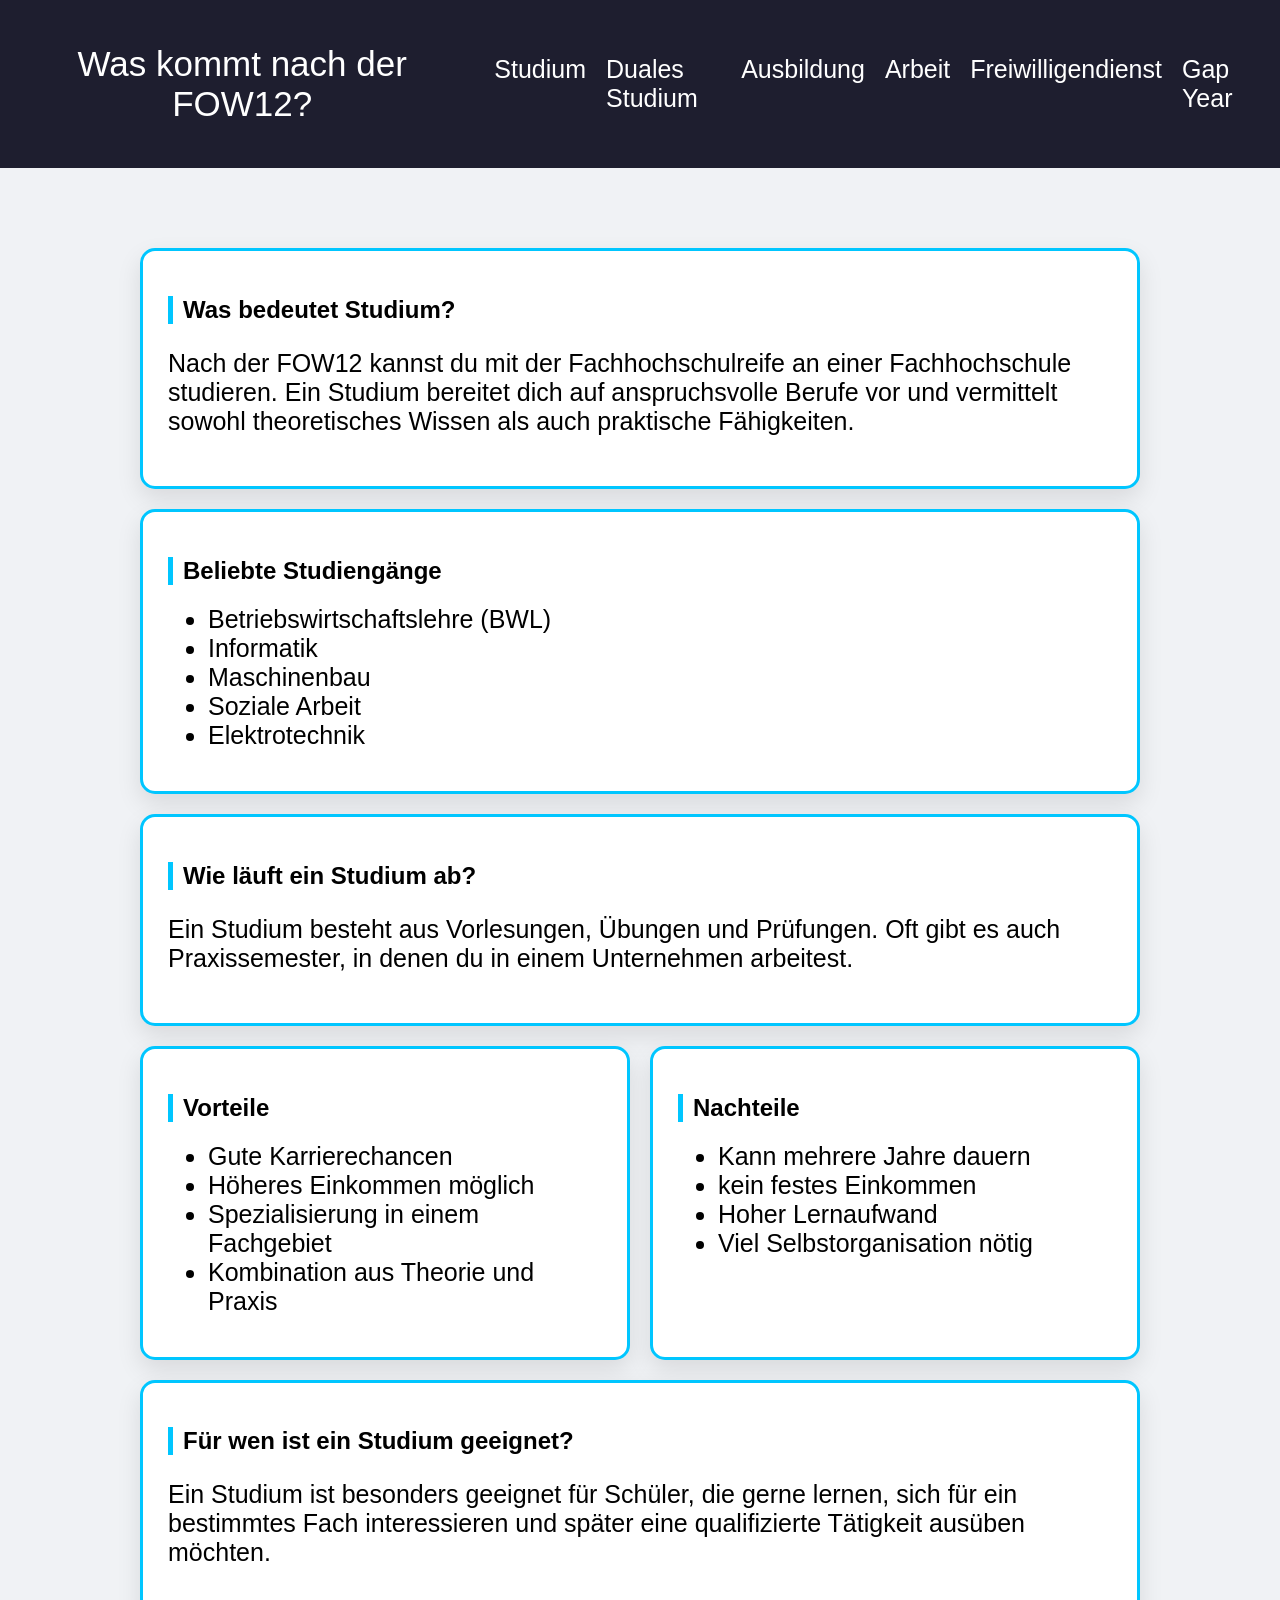
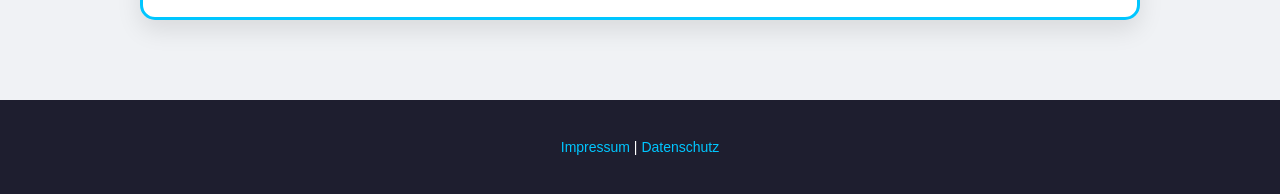
<file: studium.html>
<!DOCTYPE html>
<html>
<head>
    <title>FOW12</title>
    <link rel="stylesheet" href="style.css">
</head>
<body>

<nav>
    <h1><a href="index.html">Was kommt nach der FOW12?</a></h1>
    <ul>
        <li><a href="studium.html">Studium</a></li>
        <li><a href="duales.html">Duales Studium</a></li>
        <li><a href="ausbildung.html">Ausbildung</a></li>
        <li><a href="arbeit.html">Arbeit</a></li>
        <li><a href="Freiwilligendienst.html">Freiwilligendienst</a></li>
        <li><a href="gapyear.html">Gap Year</a></li>
    </ul>
</nav>

<header>
    
</header>

<section class="content">

    <div class="box">
    <h2>Was bedeutet Studium?</h2>
    <p>
        Nach der FOW12 kannst du mit der Fachhochschulreife an einer Fachhochschule studieren.
        Ein Studium bereitet dich auf anspruchsvolle Berufe vor und vermittelt sowohl theoretisches
        Wissen als auch praktische Fähigkeiten.
    </p>
    </div>

    <div class="box">
    <h2>Beliebte Studiengänge</h2>
    <ul>
        <li>Betriebswirtschaftslehre (BWL)</li>
        <li>Informatik</li>
        <li>Maschinenbau</li>
        <li>Soziale Arbeit</li>
        <li>Elektrotechnik</li>
    </ul>
    </div>

    <div class="box">
    <h2>Wie läuft ein Studium ab?</h2>
    <p>Ein Studium besteht aus Vorlesungen, Übungen und Prüfungen. 
    Oft gibt es auch Praxissemester, in denen du in einem Unternehmen arbeitest.</p>
    </div>

<div class="grid-2">
    <div class="box">
    <h2>Vorteile</h2>
    <ul>
        <li>Gute Karrierechancen</li>
        <li>Höheres Einkommen möglich</li>
        <li>Spezialisierung in einem Fachgebiet</li>
        <li>Kombination aus Theorie und Praxis</li>
    </ul>
    </div>

    <div class="box">
    <h2>Nachteile</h2>
    <ul>
        <li>Kann mehrere Jahre dauern</li>
        <li>kein festes Einkommen</li>
        <li>Hoher Lernaufwand</li>
        <li>Viel Selbstorganisation nötig</li>
    </ul>
    </div>
</div>

    <div class="box">
    <h2>Für wen ist ein Studium geeignet?</h2>
    <p>
        Ein Studium ist besonders geeignet für Schüler, die gerne lernen,
        sich für ein bestimmtes Fach interessieren und später eine qualifizierte
        Tätigkeit ausüben möchten.
    </p>
    </div>

</section>

<footer>
    <p style="text-align: center; color: white; font-size: 14px;">
        <a href="impressum.html" style="color: #00c6ff; text-decoration: none;">Impressum</a> | 
        <a href="datenschutz.html" style="color: #00c6ff; text-decoration: none;">Datenschutz</a>
    </p>
</footer>

</body>
</html>
</file>
<file: style.css>
html, body{
    height: 100%;
}

body {
    font-family: 'Segoe UI', sans-serif;
    margin: 0;
    background: #f0f2f5;
    min-height: 100vh; 
    display: flex;
    flex-direction: column;
}

section {
    padding: 40px 20px;
    flex: 1;
}

nav {
    background: #1e1e2f;
    color: white;
    padding: 15px 30px;
    display: flex;
    justify-content: space-between;
    align-items: center;
}

nav ul {
    list-style: none;
    display: flex;
    gap: 20px;
}

nav a {
    color: white;
    text-decoration: none;
    font-weight: 500;
}

nav a:hover {
    color: #00c6ff;
}

header {
    height: 250px;
    background: linear-gradient(rgba(0,0,0,0.5), rgba(0,0,0,0.5)),
    url("https://images.unsplash.com/photo-1523580846011-d3a5bc25702b");
    background-size: cover;
    background-position: center 20%;
    color: white;
    display: flex;
    justify-content: center;
    align-items: center;
    text-align: center;
}

.cards {
    display: flex;
    flex-wrap: wrap;
    justify-content: center;
    gap: 20px;
}

.card {
    background: white;
    padding: 25px;
    margin: 0;
    border-radius: 15px;
    width: 300px;
    box-shadow: 0 10px 25px rgba(0,0,0,0.1);
    transition: 0.3s;
    display: flex;
    flex-direction: column;
}

.card:hover {
    transform: translateY(-5px);
    box-shadow: 0 15px 35px rgba(0,0,0,0.15);
}

.card ul {
    margin: 10px 0 0 16px;
    padding: 0;
}

.card img {
    width: 100%;
    height: 260px;
    object-fit: cover;
    border-radius: 10px;
}

.btn {
    display: inline-block;
    margin-top: auto;
    padding: 10px 15px;
    background: #00c6ff;
    color: white;
    text-decoration: none;
    border-radius: 8px;
    text-align: center;
}

h1 {
    text-align: center;
    font-size: 35px;
    
}

h2 {
    border-left: 5px solid #00c6ff;
    padding-left: 10px;
}

h3 {
    text-align: center;
    font-size: 25px;
}

p {
    font-size: 25px;
}

.text-card {
    text-align: center;
    font-size: 25px;
}

li {
    font-size: 25px;
}

footer {
    background: #1e1e2f;

    padding: 25px;
}
.content {
    max-width: 1000px;
    margin: 40px auto;
    display: grid;
    flex-direction: column;
    gap: 20px;
    flex: 1;
    align-items: flex-start;
}

.box {
    background: #ffffff;
    padding: 25px;
    border-radius: 15px;
    box-shadow: 0 10px 25px rgba(0,0,0,0.1);
    transition: 0.3s;
    border: 3px solid #00c6ff;
}

.box:hover {
    transform: translateY(-5px);
    box-shadow: 0 15px 35px rgba(0,0,0,0.15);
}

.grid-2 {
    display: flex;
    gap: 20px;
    align-items: stretch;
}

.grid-2 .box {
    flex: 1;
}
</file>
